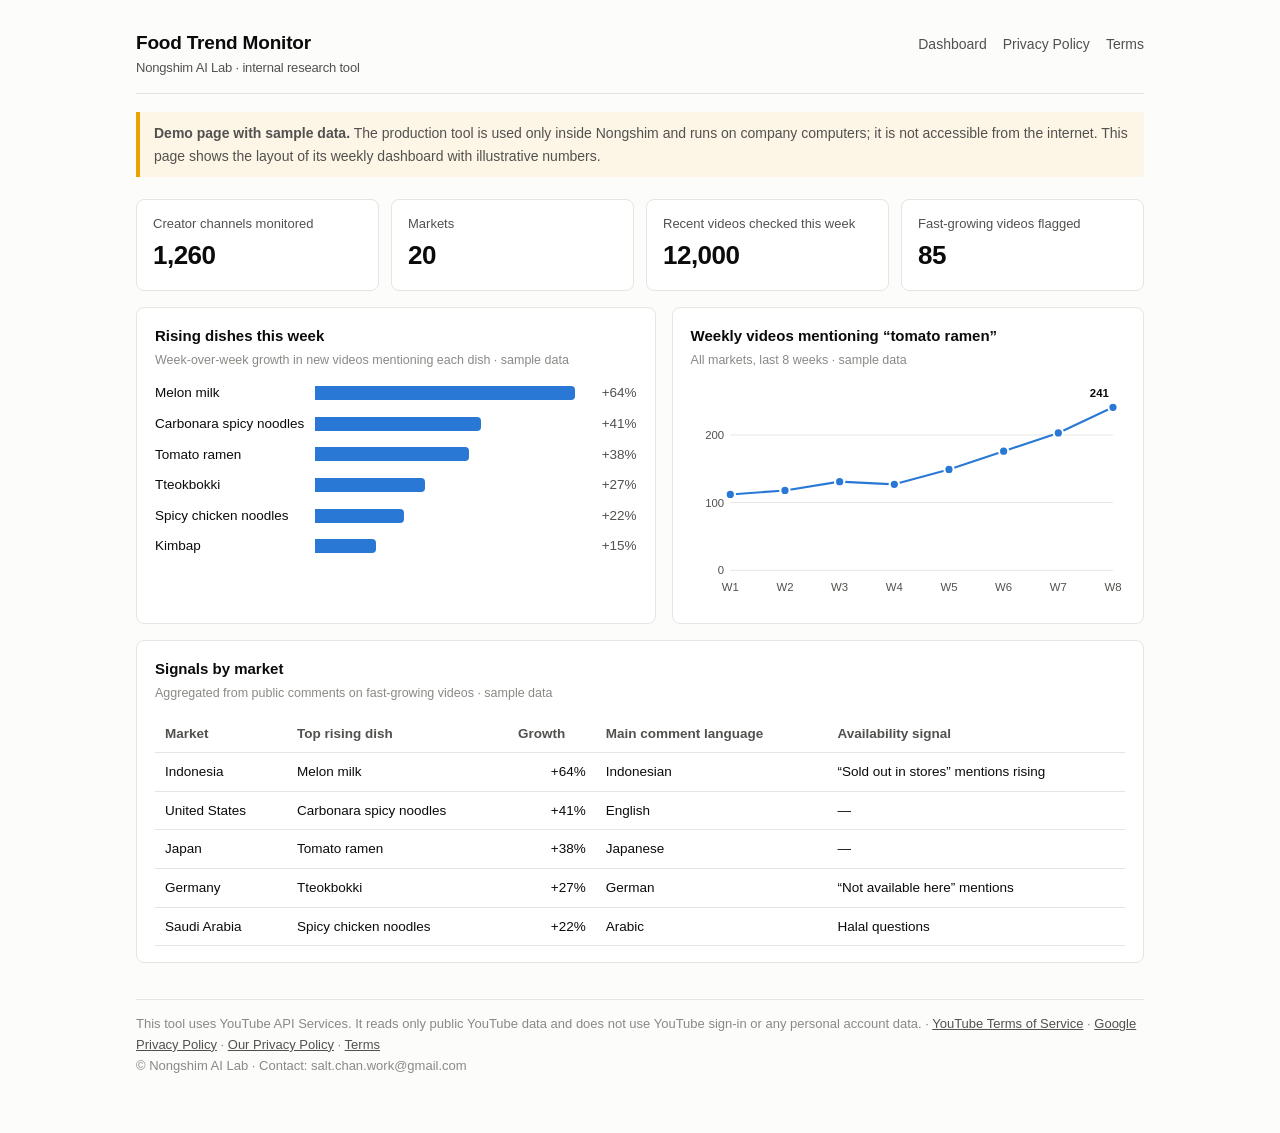
<file: index.html>
<!doctype html>
<html lang="en">
<head>
<meta charset="utf-8">
<meta name="viewport" content="width=device-width,initial-scale=1">
<meta name="robots" content="noindex,nofollow">
<title>Food Trend Monitor</title>
<meta name="description" content="Nongshim AI Lab internal food trend monitor — demo page with sample data.">
<link rel="stylesheet" href="style.css">
</head>
<body>
<div class="wrap">
  <header>
    <div class="brand">Food Trend Monitor<small>Nongshim AI Lab · internal research tool</small></div>
    <nav><a href="index.html">Dashboard</a><a href="privacy.html">Privacy Policy</a><a href="terms.html">Terms</a></nav>
  </header>

  <div class="notice"><strong>Demo page with sample data.</strong> The production tool is used only inside Nongshim and runs on company computers; it is not accessible from the internet. This page shows the layout of its weekly dashboard with illustrative numbers.</div>

  <section class="tiles" aria-label="Summary">
    <div class="tile"><div class="k">Creator channels monitored</div><div class="v">1,260</div></div>
    <div class="tile"><div class="k">Markets</div><div class="v">20</div></div>
    <div class="tile"><div class="k">Recent videos checked this week</div><div class="v">12,000</div></div>
    <div class="tile"><div class="k">Fast-growing videos flagged</div><div class="v">85</div></div>
  </section>

  <div class="grid2">
    <section class="card">
      <h2>Rising dishes this week</h2>
      <p class="sub">Week-over-week growth in new videos mentioning each dish · sample data</p>
      <div class="bars" id="bars"></div>
    </section>
    <section class="card">
      <h2>Weekly videos mentioning “tomato ramen”</h2>
      <p class="sub">All markets, last 8 weeks · sample data</p>
      <svg id="line" viewBox="0 0 420 210" width="100%" role="img" aria-label="Line chart of weekly video counts"></svg>
    </section>
  </div>

  <section class="card" style="margin-top:16px">
    <h2>Signals by market</h2>
    <p class="sub">Aggregated from public comments on fast-growing videos · sample data</p>
    <div class="tablewrap"><table>
      <thead><tr><th>Market</th><th>Top rising dish</th><th class="num">Growth</th><th>Main comment language</th><th>Availability signal</th></tr></thead>
      <tbody>
        <tr><td>Indonesia</td><td>Melon milk</td><td class="num">+64%</td><td>Indonesian</td><td>“Sold out in stores” mentions rising</td></tr>
        <tr><td>United States</td><td>Carbonara spicy noodles</td><td class="num">+41%</td><td>English</td><td>—</td></tr>
        <tr><td>Japan</td><td>Tomato ramen</td><td class="num">+38%</td><td>Japanese</td><td>—</td></tr>
        <tr><td>Germany</td><td>Tteokbokki</td><td class="num">+27%</td><td>German</td><td>“Not available here” mentions</td></tr>
        <tr><td>Saudi Arabia</td><td>Spicy chicken noodles</td><td class="num">+22%</td><td>Arabic</td><td>Halal questions</td></tr>
      </tbody>
    </table></div>
  </section>

  <footer>
    This tool uses YouTube API Services. It reads only public YouTube data and does not use YouTube sign-in or any personal account data.
    · <a href="https://www.youtube.com/t/terms">YouTube Terms of Service</a>
    · <a href="https://policies.google.com/privacy">Google Privacy Policy</a>
    · <a href="privacy.html">Our Privacy Policy</a>
    · <a href="terms.html">Terms</a>
    <br>© Nongshim AI Lab · Contact: salt.chan.work@gmail.com
  </footer>
</div>
<div id="tip" role="tooltip"></div>
<script>
const tip=document.getElementById('tip');
const show=(e,t)=>{tip.textContent=t;tip.style.opacity=1;tip.style.left=(e.clientX+12)+'px';tip.style.top=(e.clientY+12)+'px'};
const hide=()=>tip.style.opacity=0;

const dishes=[["Melon milk",64],["Carbonara spicy noodles",41],["Tomato ramen",38],["Tteokbokki",27],["Spicy chicken noodles",22],["Kimbap",15]];
const max=Math.max(...dishes.map(d=>d[1]));
document.getElementById('bars').innerHTML=dishes.map(([n,v])=>
  `<div class="bar" data-t="${n}: +${v}% week over week"><span>${n}</span><div class="track"><div class="fill" style="width:${v/max*100}%"></div></div><span class="val">+${v}%</span></div>`).join('');
document.querySelectorAll('.bar').forEach(b=>{b.addEventListener('mousemove',e=>show(e,b.dataset.t));b.addEventListener('mouseleave',hide)});

const pts=[112,118,131,127,149,176,203,241], W=420,H=210,L=38,R=12,T=12,B=28;
const ymax=260, x=i=>L+i*(W-L-R)/(pts.length-1), y=v=>T+(H-T-B)*(1-v/ymax);
let s='';
[0,100,200].forEach(g=>{s+=`<line class="grid-line" x1="${L}" x2="${W-R}" y1="${y(g)}" y2="${y(g)}" stroke-width="1"/><text x="${L-6}" y="${y(g)+4}" text-anchor="end">${g}</text>`});
pts.forEach((v,i)=>{s+=`<text x="${x(i)}" y="${H-8}" text-anchor="middle">W${i+1}</text>`});
s+=`<polyline fill="none" stroke="var(--accent)" stroke-width="2" stroke-linejoin="round" points="${pts.map((v,i)=>x(i)+','+y(v)).join(' ')}"/>`;
pts.forEach((v,i)=>{s+=`<circle cx="${x(i)}" cy="${y(v)}" r="4.5" fill="var(--accent)" stroke="var(--card)" stroke-width="2"/><rect x="${x(i)-14}" y="${T}" width="28" height="${H-T-B}" fill="transparent" data-t="Week ${i+1}: ${v} videos"/>`});
s+=`<text x="${x(pts.length-1)-4}" y="${y(pts[pts.length-1])-10}" text-anchor="end" style="fill:var(--ink);font-weight:600">${pts[pts.length-1]}</text>`;
const svg=document.getElementById('line'); svg.innerHTML=s;
svg.querySelectorAll('rect[data-t]').forEach(r=>{r.addEventListener('mousemove',e=>show(e,r.dataset.t));r.addEventListener('mouseleave',hide)});
</script>
</body>
</html>
</file>
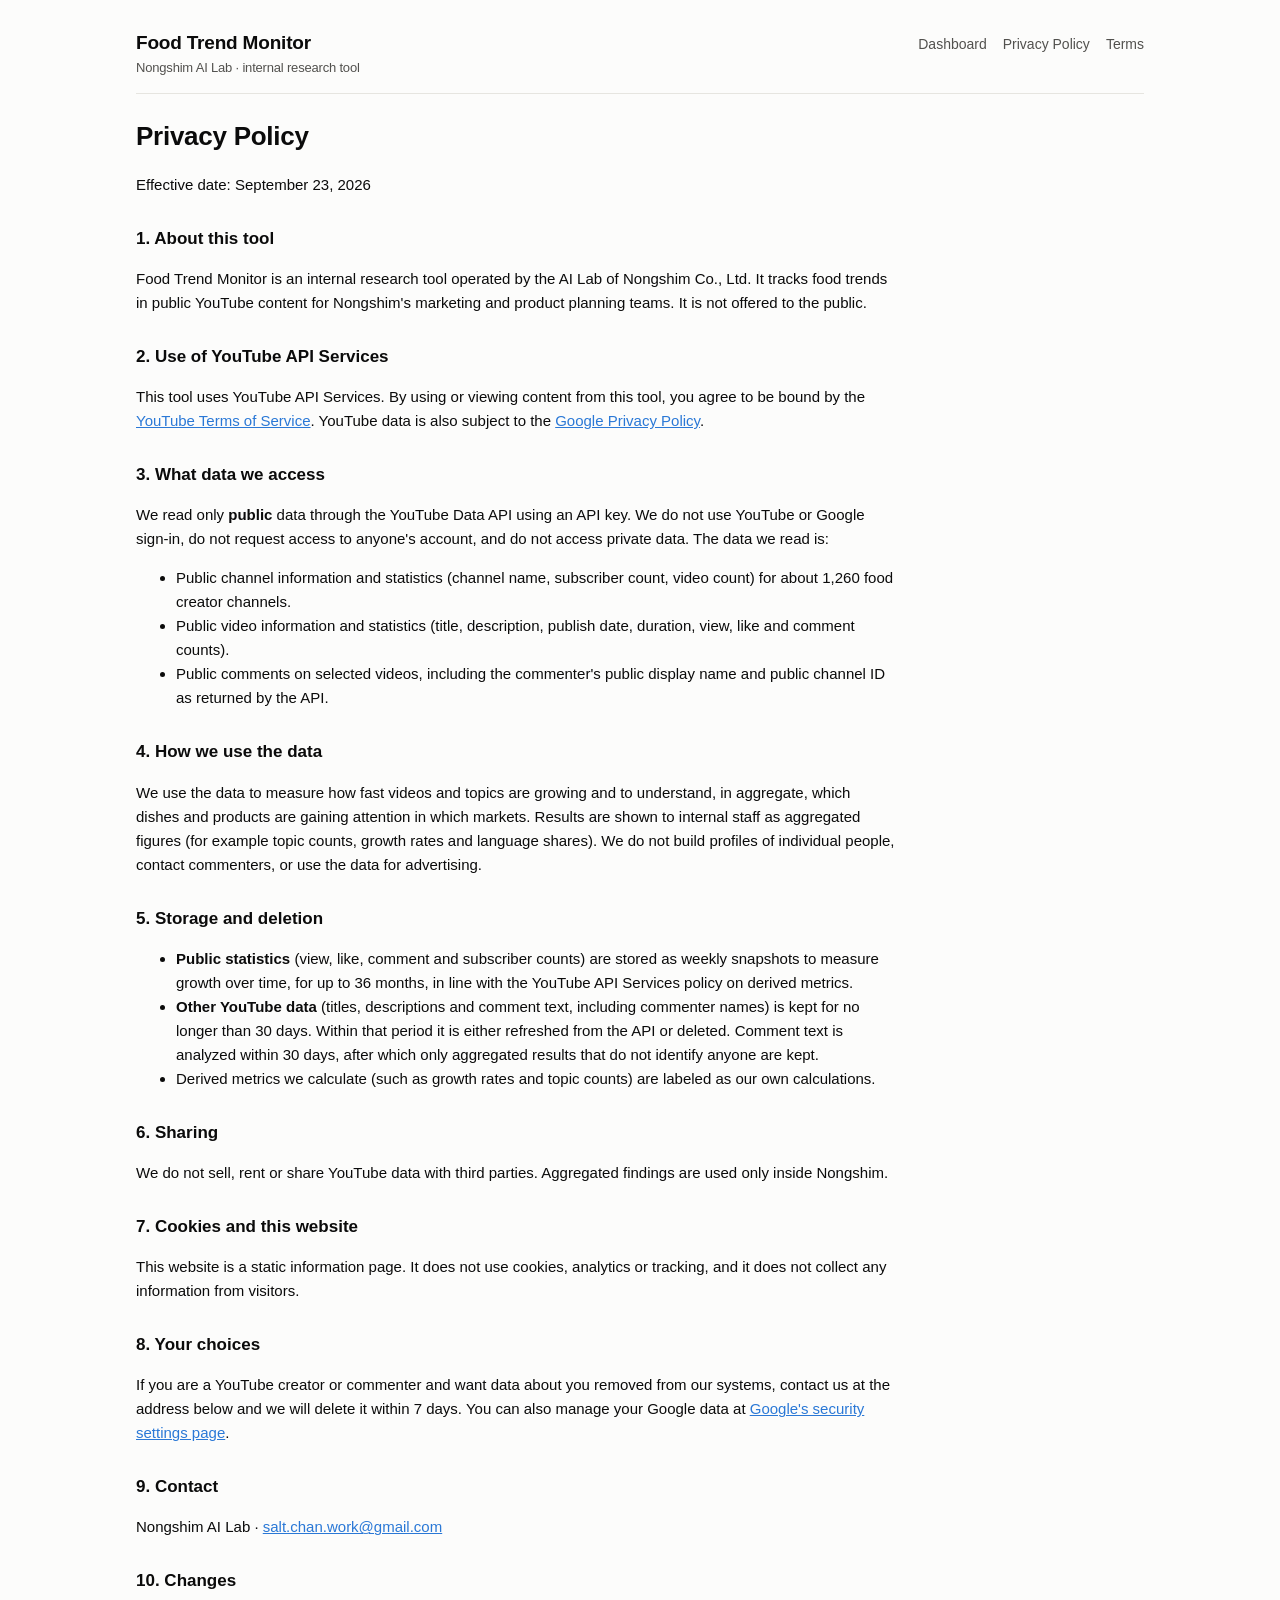
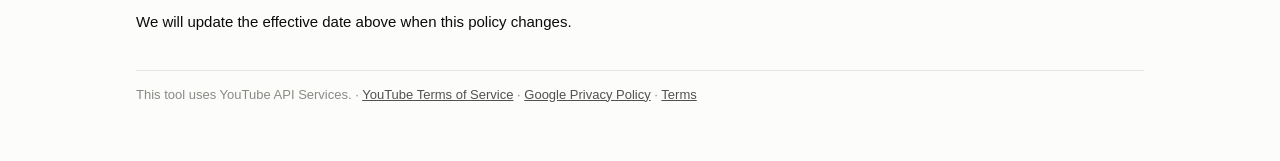
<file: privacy.html>
<!doctype html>
<html lang="en">
<head>
<meta charset="utf-8">
<meta name="viewport" content="width=device-width,initial-scale=1">
<meta name="robots" content="noindex,nofollow">
<title>Privacy Policy · Food Trend Monitor</title>
<link rel="stylesheet" href="style.css">
</head>
<body>
<div class="wrap">
  <header>
    <div class="brand">Food Trend Monitor<small>Nongshim AI Lab · internal research tool</small></div>
    <nav><a href="index.html">Dashboard</a><a href="privacy.html">Privacy Policy</a><a href="terms.html">Terms</a></nav>
  </header>
  <main class="doc">
    <h1>Privacy Policy</h1>
    <p class="muted">Effective date: September 23, 2026</p>

    <h2>1. About this tool</h2>
    <p>Food Trend Monitor is an internal research tool operated by the AI Lab of Nongshim Co., Ltd. It tracks food trends in public YouTube content for Nongshim's marketing and product planning teams. It is not offered to the public.</p>

    <h2>2. Use of YouTube API Services</h2>
    <p>This tool uses YouTube API Services. By using or viewing content from this tool, you agree to be bound by the <a href="https://www.youtube.com/t/terms">YouTube Terms of Service</a>. YouTube data is also subject to the <a href="https://policies.google.com/privacy">Google Privacy Policy</a>.</p>

    <h2>3. What data we access</h2>
    <p>We read only <strong>public</strong> data through the YouTube Data API using an API key. We do not use YouTube or Google sign-in, do not request access to anyone's account, and do not access private data. The data we read is:</p>
    <ul>
      <li>Public channel information and statistics (channel name, subscriber count, video count) for about 1,260 food creator channels.</li>
      <li>Public video information and statistics (title, description, publish date, duration, view, like and comment counts).</li>
      <li>Public comments on selected videos, including the commenter's public display name and public channel ID as returned by the API.</li>
    </ul>

    <h2>4. How we use the data</h2>
    <p>We use the data to measure how fast videos and topics are growing and to understand, in aggregate, which dishes and products are gaining attention in which markets. Results are shown to internal staff as aggregated figures (for example topic counts, growth rates and language shares). We do not build profiles of individual people, contact commenters, or use the data for advertising.</p>

    <h2>5. Storage and deletion</h2>
    <ul>
      <li><strong>Public statistics</strong> (view, like, comment and subscriber counts) are stored as weekly snapshots to measure growth over time, for up to 36 months, in line with the YouTube API Services policy on derived metrics.</li>
      <li><strong>Other YouTube data</strong> (titles, descriptions and comment text, including commenter names) is kept for no longer than 30 days. Within that period it is either refreshed from the API or deleted. Comment text is analyzed within 30 days, after which only aggregated results that do not identify anyone are kept.</li>
      <li>Derived metrics we calculate (such as growth rates and topic counts) are labeled as our own calculations.</li>
    </ul>

    <h2>6. Sharing</h2>
    <p>We do not sell, rent or share YouTube data with third parties. Aggregated findings are used only inside Nongshim.</p>

    <h2>7. Cookies and this website</h2>
    <p>This website is a static information page. It does not use cookies, analytics or tracking, and it does not collect any information from visitors.</p>

    <h2>8. Your choices</h2>
    <p>If you are a YouTube creator or commenter and want data about you removed from our systems, contact us at the address below and we will delete it within 7 days. You can also manage your Google data at <a href="https://myaccount.google.com/permissions">Google's security settings page</a>.</p>

    <h2>9. Contact</h2>
    <p>Nongshim AI Lab · <a href="mailto:salt.chan.work@gmail.com">salt.chan.work@gmail.com</a></p>

    <h2>10. Changes</h2>
    <p>We will update the effective date above when this policy changes.</p>
  </main>
  <footer>
    This tool uses YouTube API Services. · <a href="https://www.youtube.com/t/terms">YouTube Terms of Service</a> · <a href="https://policies.google.com/privacy">Google Privacy Policy</a> · <a href="terms.html">Terms</a>
  </footer>
</div>
</body>
</html>
</file>
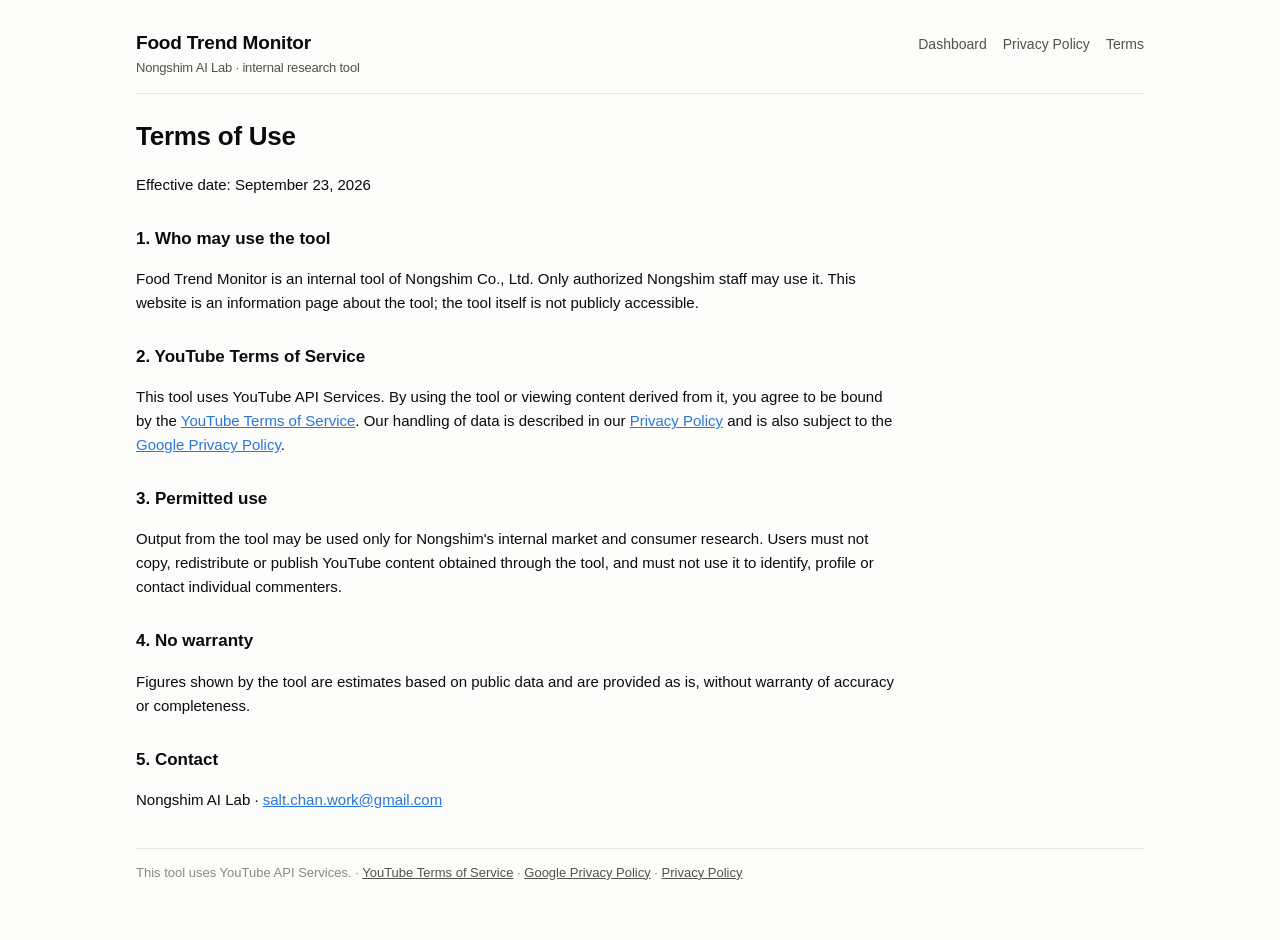
<file: terms.html>
<!doctype html>
<html lang="en">
<head>
<meta charset="utf-8">
<meta name="viewport" content="width=device-width,initial-scale=1">
<meta name="robots" content="noindex,nofollow">
<title>Terms of Use · Food Trend Monitor</title>
<link rel="stylesheet" href="style.css">
</head>
<body>
<div class="wrap">
  <header>
    <div class="brand">Food Trend Monitor<small>Nongshim AI Lab · internal research tool</small></div>
    <nav><a href="index.html">Dashboard</a><a href="privacy.html">Privacy Policy</a><a href="terms.html">Terms</a></nav>
  </header>
  <main class="doc">
    <h1>Terms of Use</h1>
    <p class="muted">Effective date: September 23, 2026</p>

    <h2>1. Who may use the tool</h2>
    <p>Food Trend Monitor is an internal tool of Nongshim Co., Ltd. Only authorized Nongshim staff may use it. This website is an information page about the tool; the tool itself is not publicly accessible.</p>

    <h2>2. YouTube Terms of Service</h2>
    <p>This tool uses YouTube API Services. By using the tool or viewing content derived from it, you agree to be bound by the <a href="https://www.youtube.com/t/terms">YouTube Terms of Service</a>. Our handling of data is described in our <a href="privacy.html">Privacy Policy</a> and is also subject to the <a href="https://policies.google.com/privacy">Google Privacy Policy</a>.</p>

    <h2>3. Permitted use</h2>
    <p>Output from the tool may be used only for Nongshim's internal market and consumer research. Users must not copy, redistribute or publish YouTube content obtained through the tool, and must not use it to identify, profile or contact individual commenters.</p>

    <h2>4. No warranty</h2>
    <p>Figures shown by the tool are estimates based on public data and are provided as is, without warranty of accuracy or completeness.</p>

    <h2>5. Contact</h2>
    <p>Nongshim AI Lab · <a href="mailto:salt.chan.work@gmail.com">salt.chan.work@gmail.com</a></p>
  </main>
  <footer>
    This tool uses YouTube API Services. · <a href="https://www.youtube.com/t/terms">YouTube Terms of Service</a> · <a href="https://policies.google.com/privacy">Google Privacy Policy</a> · <a href="privacy.html">Privacy Policy</a>
  </footer>
</div>
</body>
</html>
</file>
<file: style.css>
:root{color-scheme:light;--bg:#fcfcfb;--card:#ffffff;--line:#e6e5e0;--ink:#0b0b0b;--ink2:#52514e;--muted:#8a8984;--accent:#2a78d6;--accent-soft:#e8f0fb;--warn-bg:#fdf6e7;--warn-bar:#eda100}
@media (prefers-color-scheme:dark){:root:where(:not([data-theme="light"])){color-scheme:dark;--bg:#1a1a19;--card:#222221;--line:#34332f;--ink:#ffffff;--ink2:#c3c2b7;--muted:#8f8e86;--accent:#3987e5;--accent-soft:#1f2c3d;--warn-bg:#2b2618;--warn-bar:#c98500}}
:root[data-theme="dark"]{color-scheme:dark;--bg:#1a1a19;--card:#222221;--line:#34332f;--ink:#ffffff;--ink2:#c3c2b7;--muted:#8f8e86;--accent:#3987e5;--accent-soft:#1f2c3d;--warn-bg:#2b2618;--warn-bar:#c98500}
*{box-sizing:border-box}
body{margin:0;background:var(--bg);color:var(--ink);font:15px/1.6 -apple-system,BlinkMacSystemFont,"Segoe UI",Roboto,"Noto Sans KR",sans-serif}
.wrap{max-width:1040px;margin:0 auto;padding:28px 16px 56px}
header{display:flex;justify-content:space-between;align-items:baseline;gap:12px;flex-wrap:wrap;border-bottom:1px solid var(--line);padding-bottom:14px}
.brand{font-weight:650;font-size:19px;letter-spacing:-.01em}.brand small{display:block;font-weight:400;color:var(--ink2);font-size:13px}
nav a{color:var(--ink2);text-decoration:none;margin-left:16px;font-size:14px}nav a:hover{color:var(--accent)}
.notice{margin:18px 0 22px;padding:10px 14px;background:var(--warn-bg);border-left:4px solid var(--warn-bar);font-size:14px;color:var(--ink2)}
.tiles{display:grid;grid-template-columns:repeat(4,1fr);gap:12px}
.tile{background:var(--card);border:1px solid var(--line);border-radius:8px;padding:14px 16px}
.tile .k{color:var(--ink2);font-size:13px}.tile .v{font-size:26px;font-weight:650;letter-spacing:-.02em}
.grid2{display:grid;grid-template-columns:1.1fr 1fr;gap:16px;margin-top:16px}
.card{background:var(--card);border:1px solid var(--line);border-radius:8px;padding:16px 18px}
.card h2{font-size:15px;margin:0 0 2px}.card .sub{color:var(--muted);font-size:12.5px;margin:0 0 12px}
.bars{display:flex;flex-direction:column;gap:9px}
.bar{display:grid;grid-template-columns:150px 1fr 52px;align-items:center;gap:10px;font-size:13.5px;cursor:default}
.bar .track{height:14px;position:relative}
.bar .fill{height:14px;background:var(--accent);border-radius:0 4px 4px 0}
.bar .val{text-align:right;font-variant-numeric:tabular-nums;color:var(--ink2)}
.bar:hover .fill{filter:brightness(1.12)}
svg text{fill:var(--ink2);font-size:11px}
.grid-line{stroke:var(--line)}
  .tablewrap{overflow-x:auto;-webkit-overflow-scrolling:touch}
table{width:100%;min-width:560px;border-collapse:collapse;font-size:13.5px}
th,td{text-align:left;padding:8px 10px;border-bottom:1px solid var(--line)}th{color:var(--ink2);font-weight:600}
td.num{text-align:right;font-variant-numeric:tabular-nums}
#tip{position:fixed;pointer-events:none;background:var(--ink);color:var(--bg);padding:6px 9px;border-radius:6px;font-size:12.5px;opacity:0;transition:opacity .08s;z-index:9}
footer{margin-top:36px;padding-top:14px;border-top:1px solid var(--line);color:var(--muted);font-size:13px}
footer a{color:var(--ink2)}
.doc{max-width:760px}.doc h1{font-size:26px;letter-spacing:-.01em;margin:22px 0 4px}.doc h2{font-size:17px;margin:28px 0 6px}
.doc p,.doc li{color:var(--ink)}.doc a{color:var(--accent)}.muted{color:var(--muted)}
@media (max-width:760px){.tiles{grid-template-columns:repeat(2,1fr)}.grid2{grid-template-columns:1fr}.bar{grid-template-columns:110px 1fr 46px}nav a{margin-left:10px}}
@media (prefers-reduced-motion:reduce){*{transition:none!important}}
</file>
